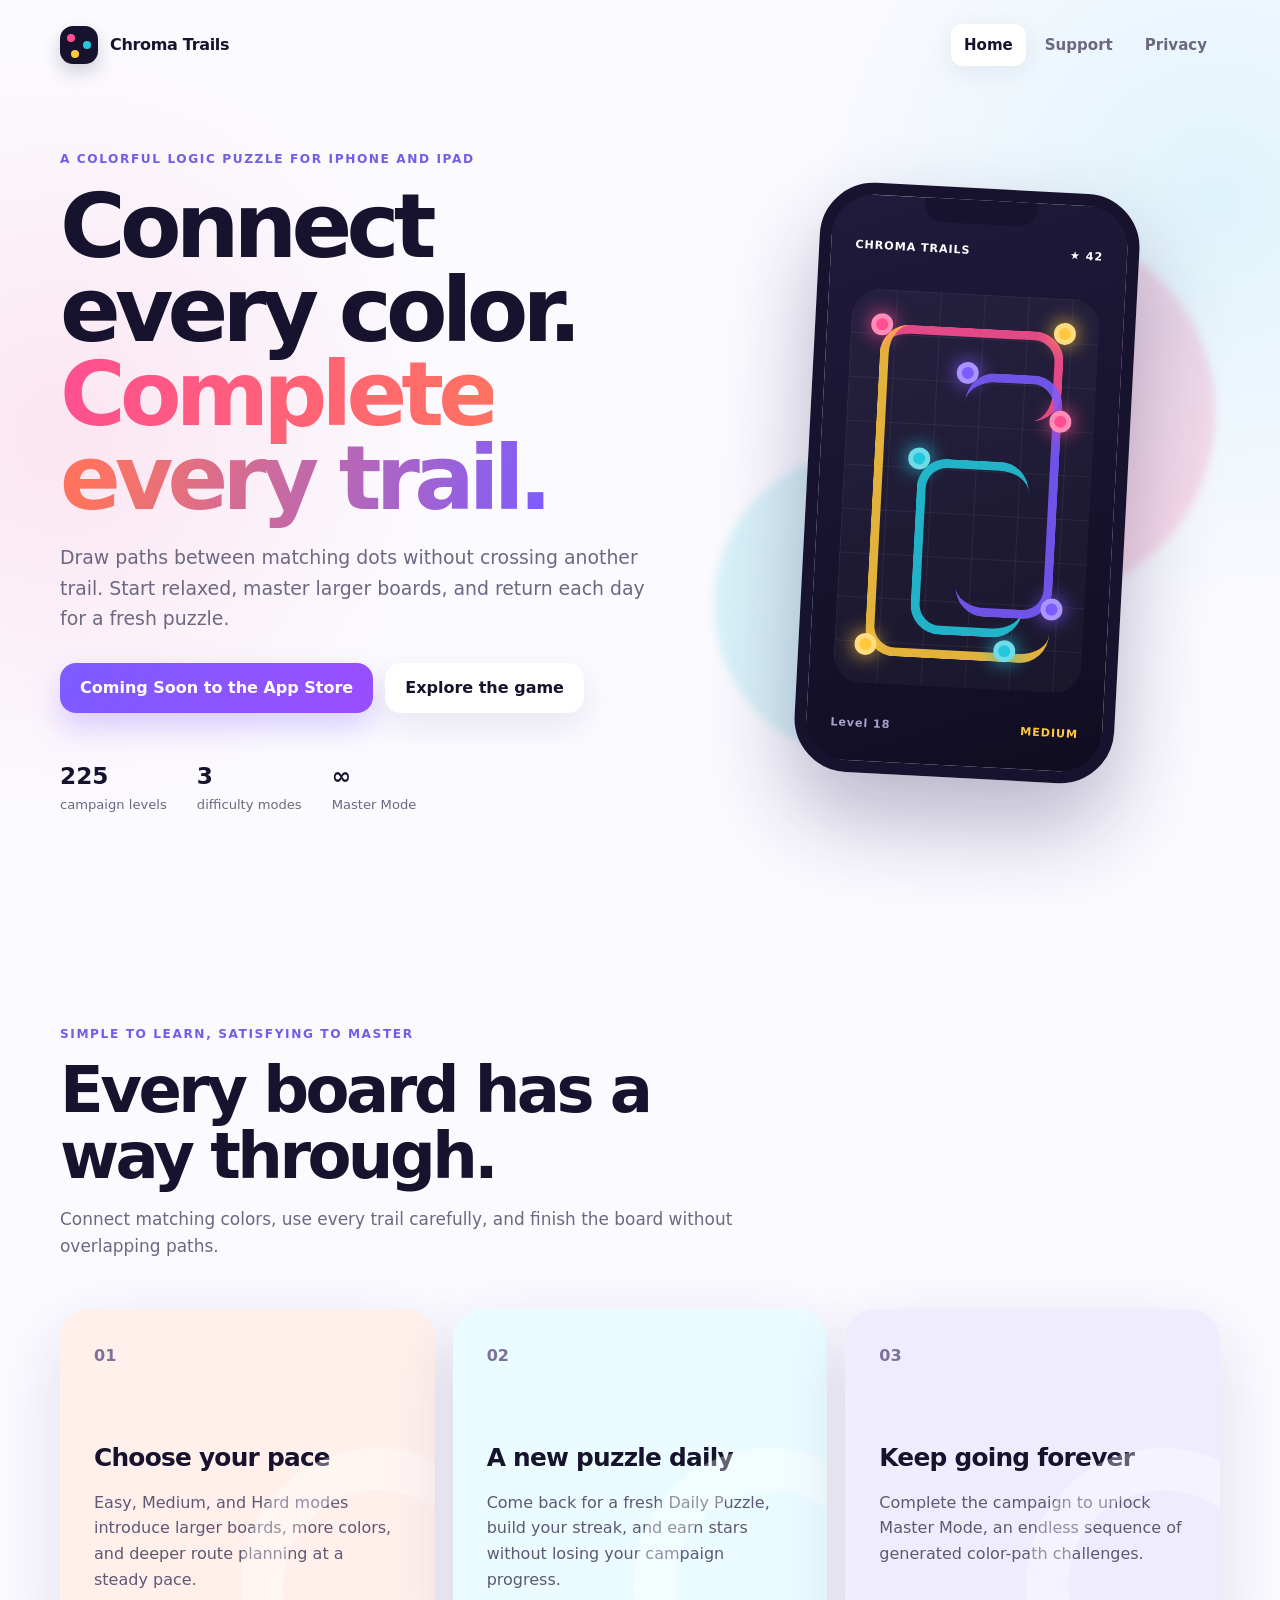
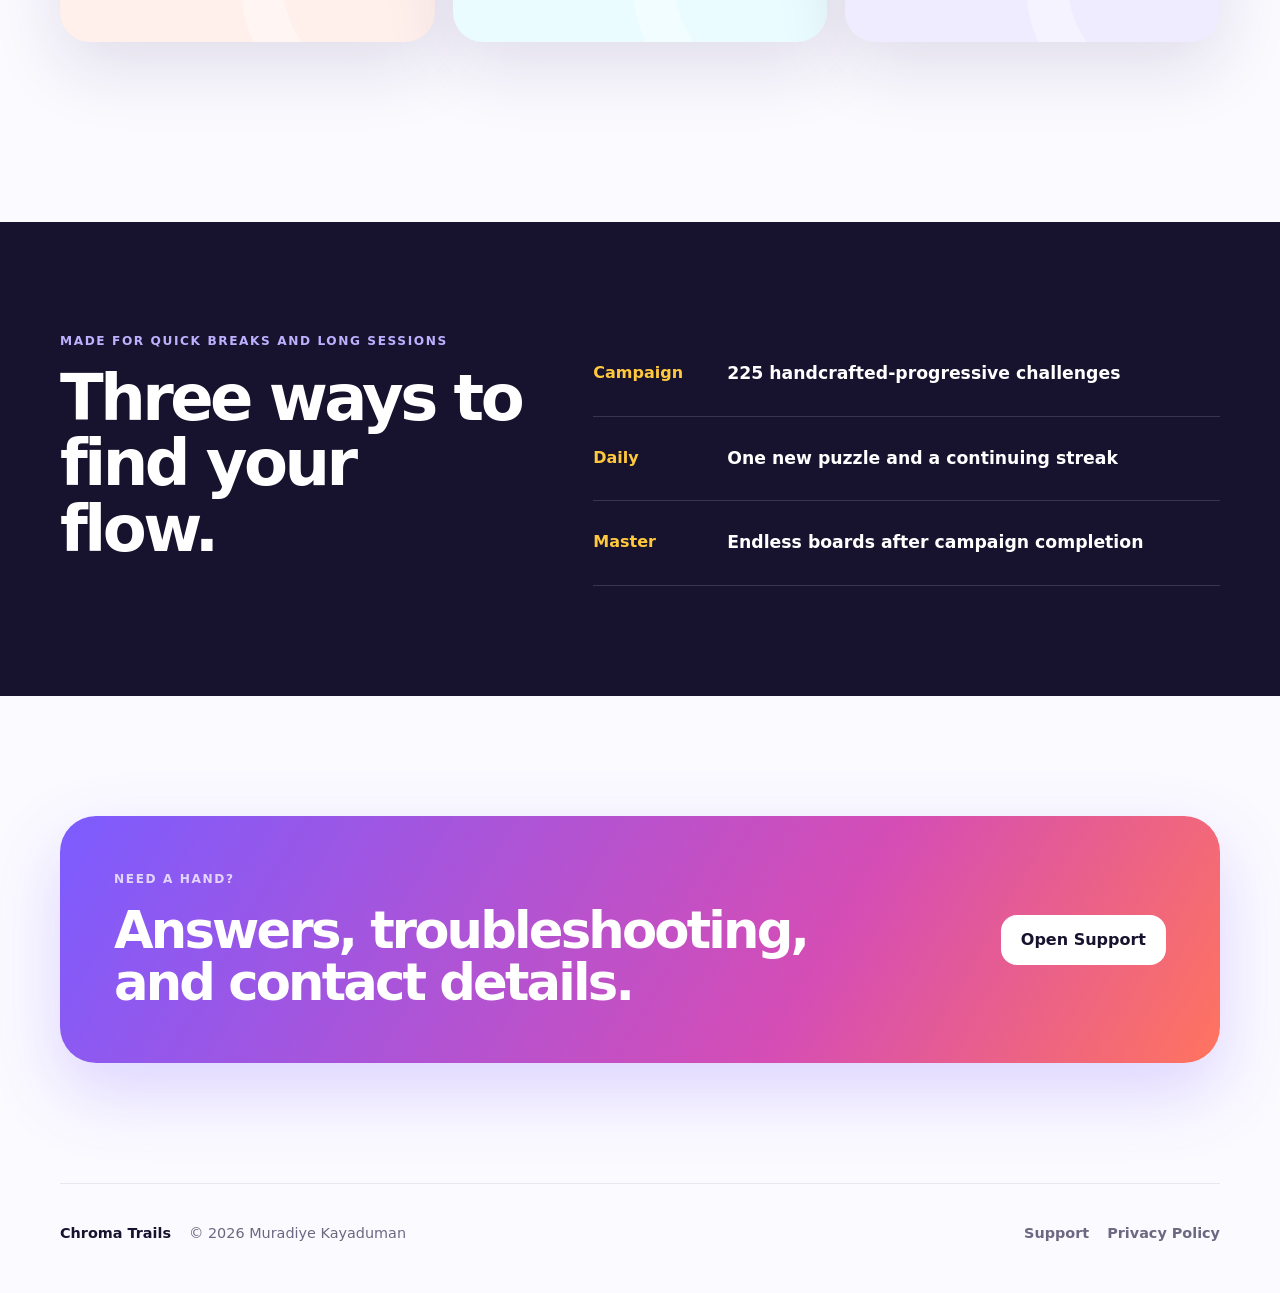
<file: index.html>
<!doctype html>
<html lang="en">
<head>
  <meta charset="utf-8">
  <meta name="viewport" content="width=device-width, initial-scale=1">
  <meta name="description" content="Chroma Trails is a vibrant color-path puzzle game with 225 campaign levels, daily puzzles, and an endless Master Mode.">
  <meta name="theme-color" content="#15112b">
  <meta property="og:title" content="Chroma Trails: Color Puzzle">
  <meta property="og:description" content="Connect every color. Complete every trail. Find your flow.">
  <meta property="og:type" content="website">
  <title>Chroma Trails: Color Puzzle</title>
  <link rel="icon" href="favicon.svg" type="image/svg+xml">
  <link rel="stylesheet" href="styles.css">
</head>
<body>
  <header class="site-header">
    <a class="brand" href="index.html" aria-label="Chroma Trails home">
      <span class="brand-mark" aria-hidden="true"><i></i><i></i><i></i></span>
      <span>Chroma Trails</span>
    </a>
    <nav aria-label="Main navigation">
      <a aria-current="page" href="index.html">Home</a>
      <a href="support.html">Support</a>
      <a href="privacy.html">Privacy</a>
    </nav>
  </header>

  <main>
    <section class="hero">
      <div class="hero-copy">
        <p class="eyebrow">A colorful logic puzzle for iPhone and iPad</p>
        <h1>Connect every color.<br><span>Complete every trail.</span></h1>
        <p class="lead">Draw paths between matching dots without crossing another trail. Start relaxed, master larger boards, and return each day for a fresh puzzle.</p>
        <div class="actions">
          <span class="button primary" aria-label="Download on the App Store">Coming Soon to the App Store</span>
          <a class="button secondary" href="#gameplay">Explore the game</a>
        </div>
        <ul class="quick-facts" aria-label="Game highlights">
          <li><strong>225</strong><span>campaign levels</span></li>
          <li><strong>3</strong><span>difficulty modes</span></li>
          <li><strong>∞</strong><span>Master Mode</span></li>
        </ul>
      </div>

      <div class="game-preview" aria-label="Illustration of a Chroma Trails puzzle board">
        <div class="glow glow-one"></div>
        <div class="glow glow-two"></div>
        <div class="phone">
          <div class="phone-top"><span>CHROMA TRAILS</span><span>★ 42</span></div>
          <div class="board" aria-hidden="true">
            <span class="dot pink p1"></span><span class="dot pink p2"></span><span class="trail pink-trail"></span>
            <span class="dot cyan c1"></span><span class="dot cyan c2"></span><span class="trail cyan-trail"></span>
            <span class="dot yellow y1"></span><span class="dot yellow y2"></span><span class="trail yellow-trail"></span>
            <span class="dot violet v1"></span><span class="dot violet v2"></span><span class="trail violet-trail"></span>
          </div>
          <div class="phone-bottom"><span>Level 18</span><strong>MEDIUM</strong></div>
        </div>
      </div>
    </section>

    <section class="section" id="gameplay">
      <div class="section-heading">
        <p class="eyebrow">Simple to learn, satisfying to master</p>
        <h2>Every board has a way through.</h2>
        <p>Connect matching colors, use every trail carefully, and finish the board without overlapping paths.</p>
      </div>
      <div class="feature-grid">
        <article class="feature-card coral">
          <span class="feature-number">01</span>
          <h3>Choose your pace</h3>
          <p>Easy, Medium, and Hard modes introduce larger boards, more colors, and deeper route planning at a steady pace.</p>
        </article>
        <article class="feature-card blue">
          <span class="feature-number">02</span>
          <h3>A new puzzle daily</h3>
          <p>Come back for a fresh Daily Puzzle, build your streak, and earn stars without losing your campaign progress.</p>
        </article>
        <article class="feature-card purple">
          <span class="feature-number">03</span>
          <h3>Keep going forever</h3>
          <p>Complete the campaign to unlock Master Mode, an endless sequence of generated color-path challenges.</p>
        </article>
      </div>
    </section>

    <section class="modes-section">
      <div class="mode-copy">
        <p class="eyebrow">Made for quick breaks and long sessions</p>
        <h2>Three ways to find your flow.</h2>
      </div>
      <div class="mode-list">
        <article><span>Campaign</span><strong>225 handcrafted-progressive challenges</strong></article>
        <article><span>Daily</span><strong>One new puzzle and a continuing streak</strong></article>
        <article><span>Master</span><strong>Endless boards after campaign completion</strong></article>
      </div>
    </section>

    <section class="support-callout">
      <div>
        <p class="eyebrow">Need a hand?</p>
        <h2>Answers, troubleshooting, and contact details.</h2>
      </div>
      <a class="button light" href="support.html">Open Support</a>
    </section>
  </main>

  <footer>
    <div><strong>Chroma Trails</strong><span>© 2026 Muradiye Kayaduman</span></div>
    <div><a href="support.html">Support</a><a href="privacy.html">Privacy Policy</a></div>
  </footer>
</body>
</html>
</file>
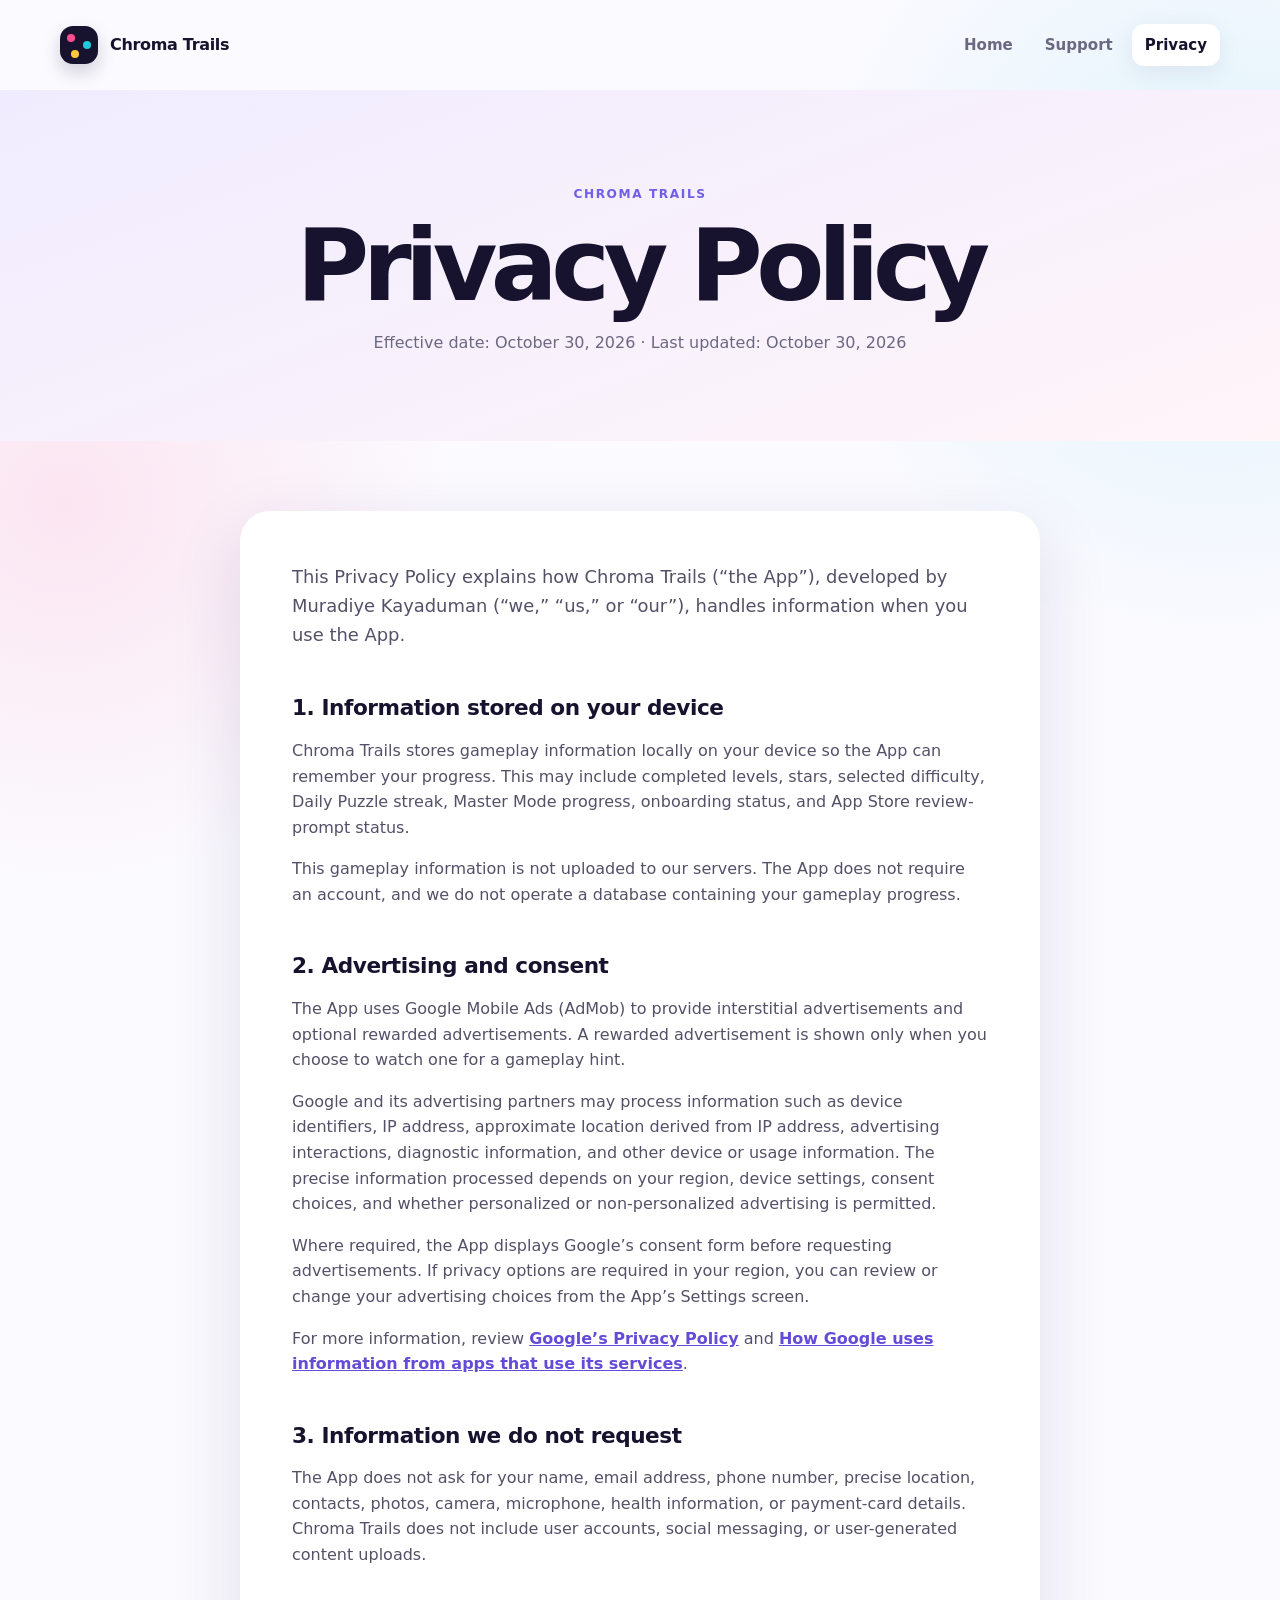
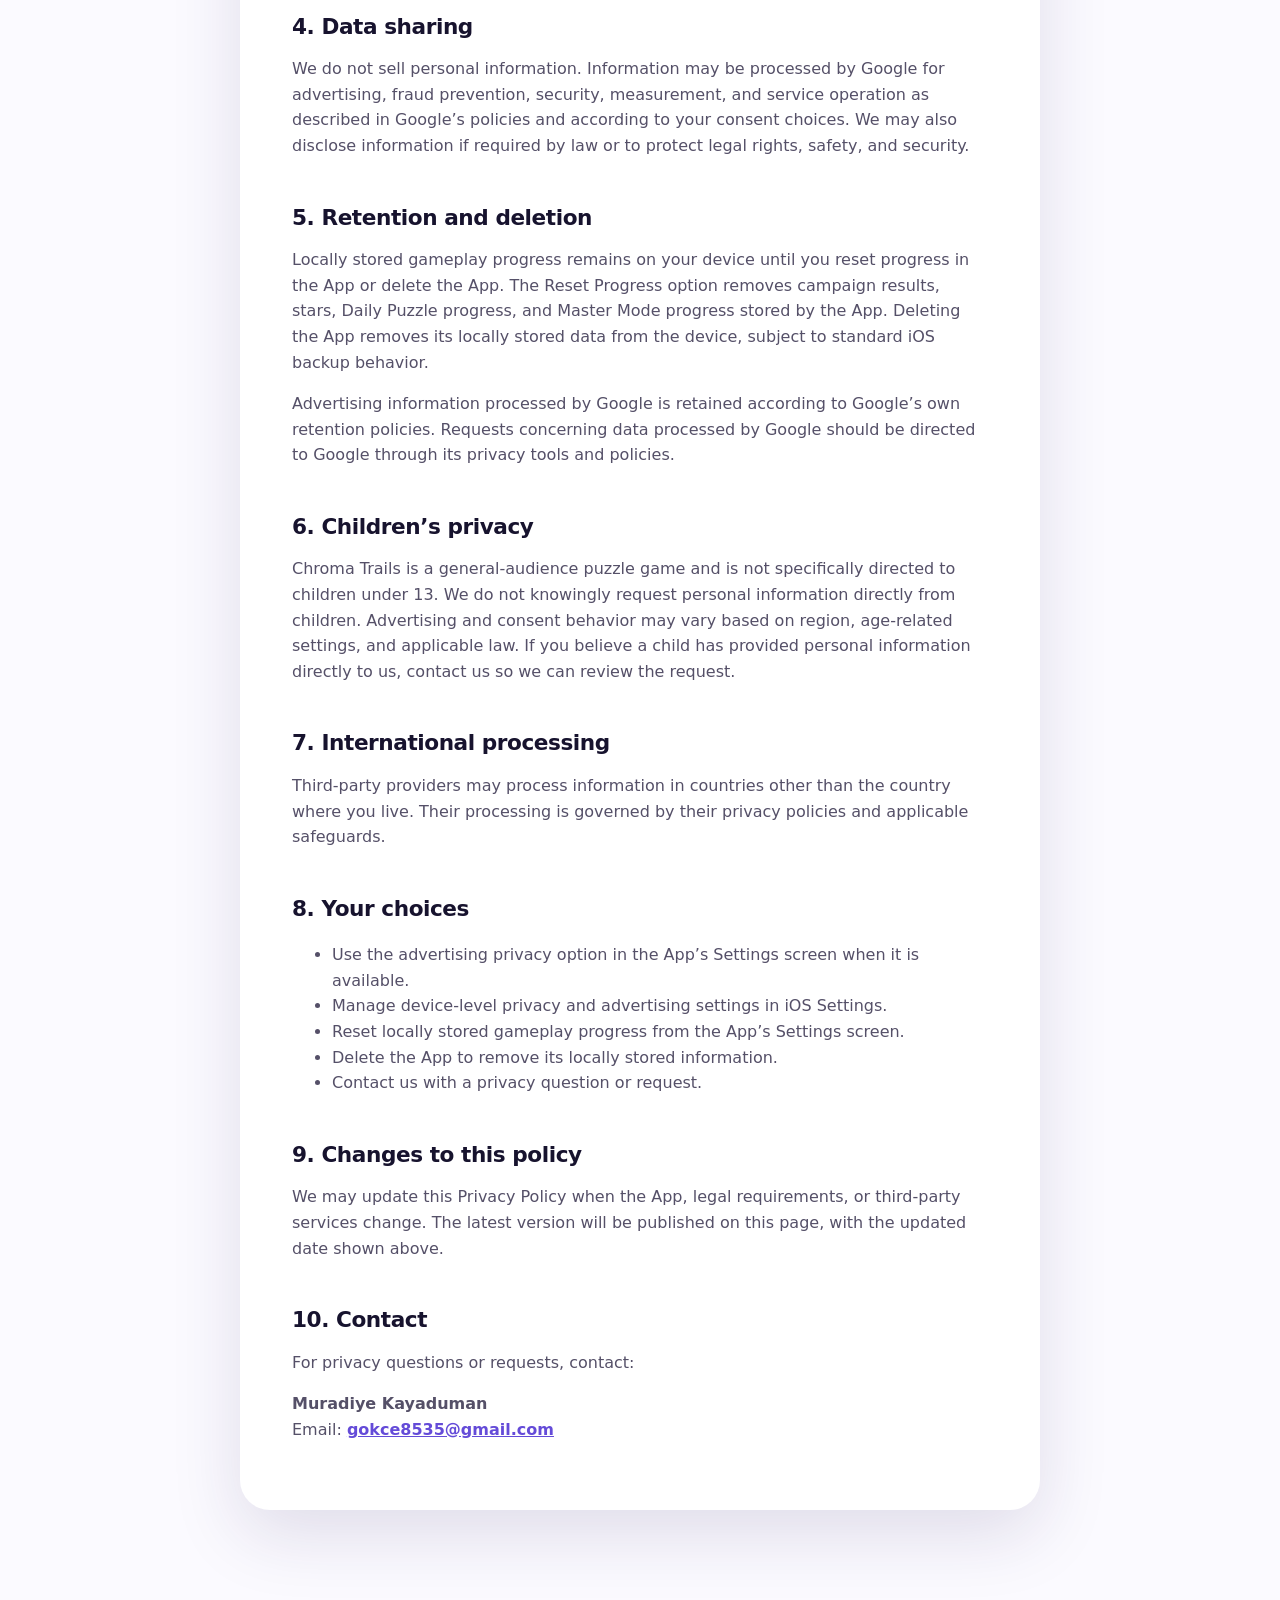
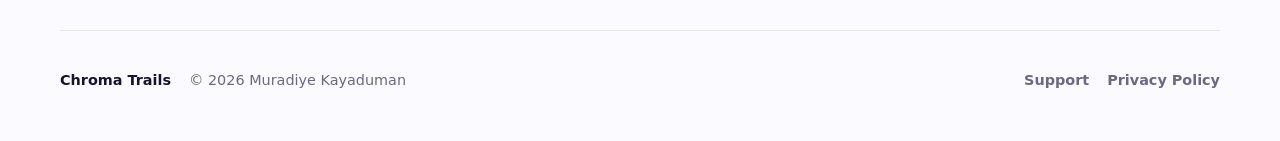
<file: privacy.html>
<!doctype html>
<html lang="en">
<head>
  <meta charset="utf-8">
  <meta name="viewport" content="width=device-width, initial-scale=1">
  <meta name="description" content="Privacy Policy for the Chroma Trails iOS puzzle game.">
  <meta name="theme-color" content="#15112b">
  <title>Privacy Policy — Chroma Trails</title>
  <link rel="icon" href="favicon.svg" type="image/svg+xml">
  <link rel="stylesheet" href="styles.css">
</head>
<body>
  <header class="site-header">
    <a class="brand" href="index.html" aria-label="Chroma Trails home">
      <span class="brand-mark" aria-hidden="true"><i></i><i></i><i></i></span>
      <span>Chroma Trails</span>
    </a>
    <nav aria-label="Main navigation">
      <a href="index.html">Home</a>
      <a href="support.html">Support</a>
      <a aria-current="page" href="privacy.html">Privacy</a>
    </nav>
  </header>

  <main class="legal-page">
    <section class="legal-hero">
      <p class="eyebrow">Chroma Trails</p>
      <h1>Privacy Policy</h1>
      <p>Effective date: October 30, 2026 · Last updated: October 30, 2026</p>
    </section>

    <article class="legal-content">
      <p class="legal-intro">This Privacy Policy explains how Chroma Trails (“the App”), developed by Muradiye Kayaduman (“we,” “us,” or “our”), handles information when you use the App.</p>

      <h2>1. Information stored on your device</h2>
      <p>Chroma Trails stores gameplay information locally on your device so the App can remember your progress. This may include completed levels, stars, selected difficulty, Daily Puzzle streak, Master Mode progress, onboarding status, and App Store review-prompt status.</p>
      <p>This gameplay information is not uploaded to our servers. The App does not require an account, and we do not operate a database containing your gameplay progress.</p>

      <h2>2. Advertising and consent</h2>
      <p>The App uses Google Mobile Ads (AdMob) to provide interstitial advertisements and optional rewarded advertisements. A rewarded advertisement is shown only when you choose to watch one for a gameplay hint.</p>
      <p>Google and its advertising partners may process information such as device identifiers, IP address, approximate location derived from IP address, advertising interactions, diagnostic information, and other device or usage information. The precise information processed depends on your region, device settings, consent choices, and whether personalized or non-personalized advertising is permitted.</p>
      <p>Where required, the App displays Google’s consent form before requesting advertisements. If privacy options are required in your region, you can review or change your advertising choices from the App’s Settings screen.</p>
      <p>For more information, review <a href="https://policies.google.com/privacy" rel="noopener noreferrer">Google’s Privacy Policy</a> and <a href="https://policies.google.com/technologies/partner-sites" rel="noopener noreferrer">How Google uses information from apps that use its services</a>.</p>

      <h2>3. Information we do not request</h2>
      <p>The App does not ask for your name, email address, phone number, precise location, contacts, photos, camera, microphone, health information, or payment-card details. Chroma Trails does not include user accounts, social messaging, or user-generated content uploads.</p>

      <h2>4. Data sharing</h2>
      <p>We do not sell personal information. Information may be processed by Google for advertising, fraud prevention, security, measurement, and service operation as described in Google’s policies and according to your consent choices. We may also disclose information if required by law or to protect legal rights, safety, and security.</p>

      <h2>5. Retention and deletion</h2>
      <p>Locally stored gameplay progress remains on your device until you reset progress in the App or delete the App. The Reset Progress option removes campaign results, stars, Daily Puzzle progress, and Master Mode progress stored by the App. Deleting the App removes its locally stored data from the device, subject to standard iOS backup behavior.</p>
      <p>Advertising information processed by Google is retained according to Google’s own retention policies. Requests concerning data processed by Google should be directed to Google through its privacy tools and policies.</p>

      <h2>6. Children’s privacy</h2>
      <p>Chroma Trails is a general-audience puzzle game and is not specifically directed to children under 13. We do not knowingly request personal information directly from children. Advertising and consent behavior may vary based on region, age-related settings, and applicable law. If you believe a child has provided personal information directly to us, contact us so we can review the request.</p>

      <h2>7. International processing</h2>
      <p>Third-party providers may process information in countries other than the country where you live. Their processing is governed by their privacy policies and applicable safeguards.</p>

      <h2>8. Your choices</h2>
      <ul>
        <li>Use the advertising privacy option in the App’s Settings screen when it is available.</li>
        <li>Manage device-level privacy and advertising settings in iOS Settings.</li>
        <li>Reset locally stored gameplay progress from the App’s Settings screen.</li>
        <li>Delete the App to remove its locally stored information.</li>
        <li>Contact us with a privacy question or request.</li>
      </ul>

      <h2>9. Changes to this policy</h2>
      <p>We may update this Privacy Policy when the App, legal requirements, or third-party services change. The latest version will be published on this page, with the updated date shown above.</p>

      <h2>10. Contact</h2>
      <p>For privacy questions or requests, contact:</p>
      <p><strong>Muradiye Kayaduman</strong><br>Email: <a href="mailto:gokce8535@gmail.com">gokce8535@gmail.com</a></p>
    </article>
  </main>

  <footer>
    <div><strong>Chroma Trails</strong><span>© 2026 Muradiye Kayaduman</span></div>
    <div><a href="support.html">Support</a><a href="privacy.html">Privacy Policy</a></div>
  </footer>
</body>
</html>
</file>
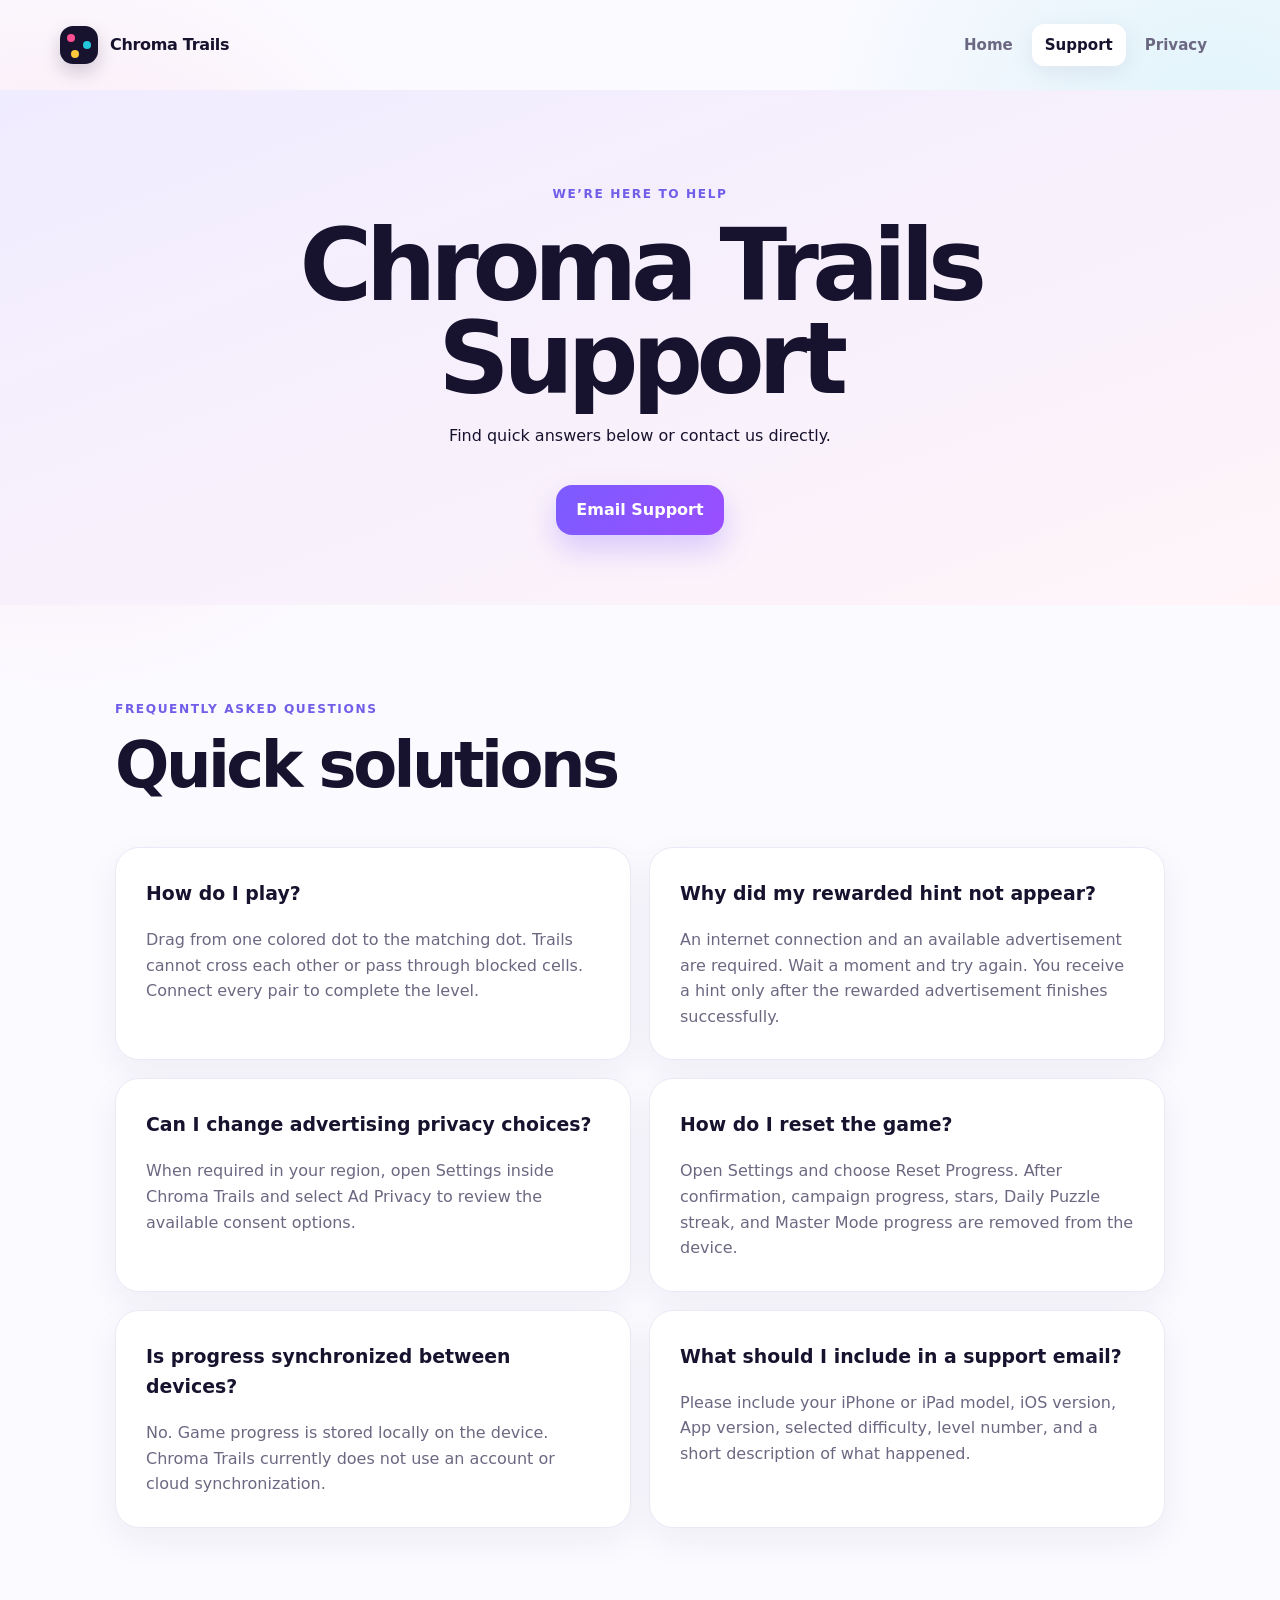
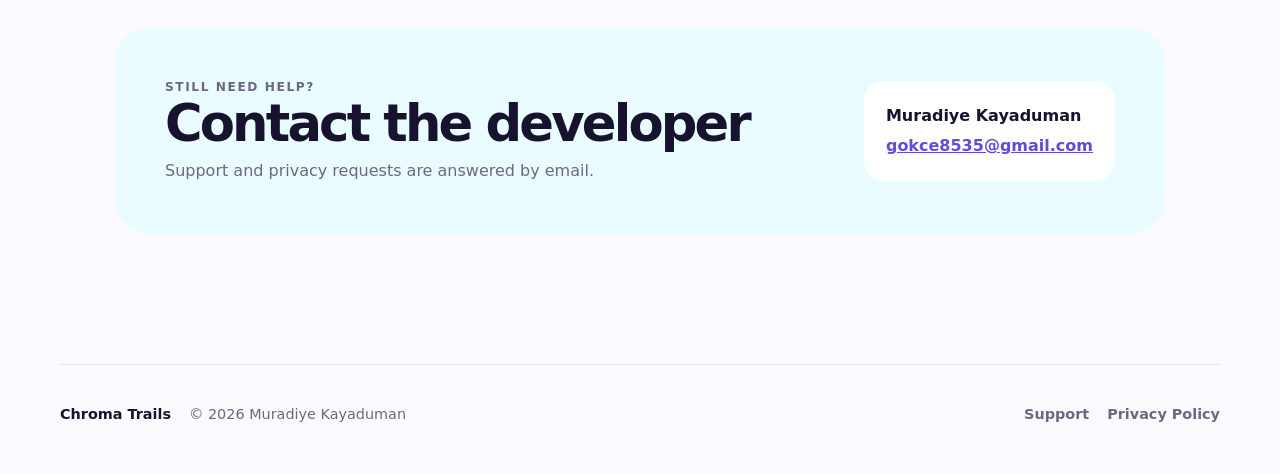
<file: support.html>
<!doctype html>
<html lang="en">
<head>
  <meta charset="utf-8">
  <meta name="viewport" content="width=device-width, initial-scale=1">
  <meta name="description" content="Support, troubleshooting, and contact information for Chroma Trails.">
  <meta name="theme-color" content="#15112b">
  <title>Support — Chroma Trails</title>
  <link rel="icon" href="favicon.svg" type="image/svg+xml">
  <link rel="stylesheet" href="styles.css">
</head>
<body>
  <header class="site-header">
    <a class="brand" href="index.html" aria-label="Chroma Trails home">
      <span class="brand-mark" aria-hidden="true"><i></i><i></i><i></i></span>
      <span>Chroma Trails</span>
    </a>
    <nav aria-label="Main navigation">
      <a href="index.html">Home</a>
      <a aria-current="page" href="support.html">Support</a>
      <a href="privacy.html">Privacy</a>
    </nav>
  </header>

  <main class="support-page">
    <section class="legal-hero support-hero">
      <p class="eyebrow">We’re here to help</p>
      <h1>Chroma Trails Support</h1>
      <p>Find quick answers below or contact us directly.</p>
      <a class="button primary" href="mailto:gokce8535@gmail.com?subject=Chroma%20Trails%20Support">Email Support</a>
    </section>

    <section class="faq-section">
      <div class="section-heading">
        <p class="eyebrow">Frequently asked questions</p>
        <h2>Quick solutions</h2>
      </div>
      <div class="faq-grid">
        <article>
          <h3>How do I play?</h3>
          <p>Drag from one colored dot to the matching dot. Trails cannot cross each other or pass through blocked cells. Connect every pair to complete the level.</p>
        </article>
        <article>
          <h3>Why did my rewarded hint not appear?</h3>
          <p>An internet connection and an available advertisement are required. Wait a moment and try again. You receive a hint only after the rewarded advertisement finishes successfully.</p>
        </article>
        <article>
          <h3>Can I change advertising privacy choices?</h3>
          <p>When required in your region, open Settings inside Chroma Trails and select Ad Privacy to review the available consent options.</p>
        </article>
        <article>
          <h3>How do I reset the game?</h3>
          <p>Open Settings and choose Reset Progress. After confirmation, campaign progress, stars, Daily Puzzle streak, and Master Mode progress are removed from the device.</p>
        </article>
        <article>
          <h3>Is progress synchronized between devices?</h3>
          <p>No. Game progress is stored locally on the device. Chroma Trails currently does not use an account or cloud synchronization.</p>
        </article>
        <article>
          <h3>What should I include in a support email?</h3>
          <p>Please include your iPhone or iPad model, iOS version, App version, selected difficulty, level number, and a short description of what happened.</p>
        </article>
      </div>
    </section>

    <section class="contact-card">
      <div>
        <p class="eyebrow">Still need help?</p>
        <h2>Contact the developer</h2>
        <p>Support and privacy requests are answered by email.</p>
      </div>
      <div class="contact-details">
        <strong>Muradiye Kayaduman</strong>
        <a href="mailto:gokce8535@gmail.com">gokce8535@gmail.com</a>
      </div>
    </section>
  </main>

  <footer>
    <div><strong>Chroma Trails</strong><span>© 2026 Muradiye Kayaduman</span></div>
    <div><a href="support.html">Support</a><a href="privacy.html">Privacy Policy</a></div>
  </footer>
</body>
</html>
</file>
<file: styles.css>
:root {
  --ink: #17132e;
  --muted: #6c6882;
  --paper: #fbfaff;
  --card: #ffffff;
  --pink: #ff4f91;
  --coral: #ff745e;
  --cyan: #24c8dc;
  --yellow: #ffc83d;
  --violet: #7c5cff;
  --shadow: 0 24px 70px rgba(39, 27, 88, .13);
}

* { box-sizing: border-box; }
html { scroll-behavior: smooth; }
body {
  margin: 0;
  color: var(--ink);
  background:
    radial-gradient(circle at 5% 15%, rgba(255, 79, 145, .12), transparent 24rem),
    radial-gradient(circle at 95% 7%, rgba(36, 200, 220, .13), transparent 26rem),
    var(--paper);
  font-family: Inter, ui-rounded, "SF Pro Rounded", "Avenir Next", system-ui, -apple-system, sans-serif;
  line-height: 1.6;
}

a { color: inherit; }
.site-header {
  width: min(1160px, calc(100% - 40px));
  margin: 0 auto;
  padding: 24px 0;
  display: flex;
  align-items: center;
  justify-content: space-between;
  gap: 24px;
}
.brand { display: flex; align-items: center; gap: 12px; text-decoration: none; font-weight: 850; letter-spacing: -.02em; }
.brand-mark { position: relative; width: 38px; height: 38px; border-radius: 13px; background: var(--ink); box-shadow: 0 8px 18px rgba(23, 19, 46, .18); }
.brand-mark i { position: absolute; width: 8px; height: 8px; border-radius: 50%; }
.brand-mark i:nth-child(1) { left: 7px; top: 8px; background: var(--pink); }
.brand-mark i:nth-child(2) { right: 7px; top: 15px; background: var(--cyan); }
.brand-mark i:nth-child(3) { left: 11px; bottom: 6px; background: var(--yellow); }
.site-header nav { display: flex; gap: 6px; }
.site-header nav a { padding: 9px 13px; border-radius: 12px; text-decoration: none; color: var(--muted); font-size: .94rem; font-weight: 700; }
.site-header nav a:hover, .site-header nav a[aria-current="page"] { color: var(--ink); background: #fff; box-shadow: 0 6px 24px rgba(42, 30, 87, .08); }

main { overflow: hidden; }
.hero { width: min(1160px, calc(100% - 40px)); min-height: 680px; margin: 0 auto; display: grid; grid-template-columns: 1.08fr .92fr; align-items: center; gap: 60px; padding: 60px 0 100px; }
.eyebrow { margin: 0 0 14px; color: #715ee8; text-transform: uppercase; letter-spacing: .13em; font-size: .76rem; font-weight: 850; }
h1, h2, h3, p { margin-top: 0; }
h1 { margin-bottom: 22px; font-size: clamp(3.3rem, 7vw, 6.5rem); line-height: .94; letter-spacing: -.065em; }
h1 span { color: transparent; background: linear-gradient(100deg, var(--pink), var(--coral), var(--violet)); -webkit-background-clip: text; background-clip: text; }
.lead { max-width: 660px; color: var(--muted); font-size: 1.18rem; }
.actions { display: flex; flex-wrap: wrap; gap: 12px; margin-top: 30px; }
.button { display: inline-flex; align-items: center; justify-content: center; min-height: 50px; padding: 0 20px; border-radius: 16px; font-weight: 800; text-decoration: none; }
.button.primary { color: #fff; background: linear-gradient(120deg, var(--violet), #9a4eff); box-shadow: 0 14px 30px rgba(124, 92, 255, .28); }
.button.secondary { background: #fff; box-shadow: 0 12px 35px rgba(32, 21, 76, .09); }
.quick-facts { display: flex; gap: 30px; padding: 0; margin: 44px 0 0; list-style: none; }
.quick-facts li { display: grid; }
.quick-facts strong { font-size: 1.45rem; }
.quick-facts span { color: var(--muted); font-size: .82rem; }

.game-preview { position: relative; min-height: 590px; display: grid; place-items: center; }
.glow { position: absolute; border-radius: 50%; filter: blur(4px); opacity: .72; }
.glow-one { width: 380px; height: 380px; background: rgba(255, 79, 145, .25); top: 35px; right: 5px; }
.glow-two { width: 310px; height: 310px; background: rgba(36, 200, 220, .22); bottom: 18px; left: 0; }
.phone { position: relative; width: 320px; height: 590px; z-index: 1; border: 12px solid var(--ink); border-radius: 54px; background: linear-gradient(160deg, #201a3c, #100d22); box-shadow: 0 44px 90px rgba(31, 20, 75, .3); transform: rotate(3deg); overflow: hidden; }
.phone::before { content: ""; position: absolute; width: 112px; height: 24px; left: 50%; transform: translateX(-50%); top: 0; border-radius: 0 0 18px 18px; background: var(--ink); }
.phone-top, .phone-bottom { position: absolute; left: 24px; right: 24px; display: flex; justify-content: space-between; color: #fff; font-size: .7rem; font-weight: 800; letter-spacing: .08em; }
.phone-top { top: 42px; }
.phone-bottom { bottom: 28px; color: #aaa2ca; }
.phone-bottom strong { color: var(--yellow); }
.board { position: absolute; inset: 94px 24px 78px; border-radius: 28px; background-image: linear-gradient(rgba(255,255,255,.06) 1px, transparent 1px), linear-gradient(90deg, rgba(255,255,255,.06) 1px, transparent 1px); background-size: 44px 44px; background-color: rgba(255,255,255,.035); }
.dot { position: absolute; width: 22px; height: 22px; z-index: 2; border: 5px solid rgba(255,255,255,.35); border-radius: 50%; box-shadow: 0 0 20px currentColor; }
.pink { background: var(--pink); color: var(--pink); }.cyan { background: var(--cyan); color: var(--cyan); }.yellow { background: var(--yellow); color: var(--yellow); }.violet { background: var(--violet); color: var(--violet); }
.p1 { left: 20px; top: 24px; }.p2 { right: 23px; top: 112px; }.c1 { left: 64px; top: 156px; }.c2 { right: 67px; bottom: 28px; }.y1 { right: 23px; top: 24px; }.y2 { left: 20px; bottom: 28px; }.v1 { left: 108px; top: 68px; }.v2 { right: 22px; bottom: 72px; }
.trail { position: absolute; display: block; border: 9px solid; border-radius: 30px; opacity: .88; }
.pink-trail { left: 30px; top: 34px; width: 184px; height: 90px; border-color: var(--pink); border-left: 0; border-bottom: 0; }
.cyan-trail { left: 74px; top: 166px; width: 112px; height: 176px; border-color: var(--cyan); border-right: 0; }
.yellow-trail { left: 30px; top: 34px; width: 184px; height: 332px; border-color: var(--yellow); border-top: 0; border-right: 0; }
.violet-trail { left: 118px; top: 78px; width: 97px; height: 244px; border-color: var(--violet); border-left: 0; }

.section { width: min(1160px, calc(100% - 40px)); margin: 0 auto; padding: 110px 0; }
.section-heading { max-width: 720px; margin-bottom: 48px; }
.section-heading h2, .mode-copy h2, .support-callout h2, .contact-card h2 { margin-bottom: 16px; font-size: clamp(2.25rem, 5vw, 4.4rem); line-height: 1.03; letter-spacing: -.055em; }
.section-heading > p:last-child { color: var(--muted); font-size: 1.06rem; }
.feature-grid { display: grid; grid-template-columns: repeat(3, 1fr); gap: 18px; }
.feature-card { position: relative; min-height: 310px; padding: 34px; border-radius: 30px; overflow: hidden; box-shadow: var(--shadow); }
.feature-card::after { content: ""; position: absolute; width: 190px; height: 190px; border: 42px solid rgba(255,255,255,.33); border-radius: 50%; right: -80px; bottom: -80px; }
.feature-card.coral { background: #fff0ec; }.feature-card.blue { background: #eafcff; }.feature-card.purple { background: #f0ecff; }
.feature-number { font-weight: 900; color: #7d719a; }
.feature-card h3 { margin: 70px 0 12px; font-size: 1.55rem; letter-spacing: -.03em; }
.feature-card p { color: #5e5874; }

.modes-section { margin: 70px 0; padding: 110px max(20px, calc((100% - 1160px)/2)); color: #fff; background: var(--ink); display: grid; grid-template-columns: .85fr 1.15fr; gap: 70px; }
.modes-section .eyebrow { color: #bdb1ff; }
.mode-list { display: grid; }
.mode-list article { display: grid; grid-template-columns: 110px 1fr; gap: 24px; padding: 28px 0; border-bottom: 1px solid rgba(255,255,255,.14); }
.mode-list span { color: var(--yellow); font-weight: 800; }.mode-list strong { font-size: 1.08rem; }
.support-callout { width: min(1160px, calc(100% - 40px)); margin: 120px auto; padding: 54px; border-radius: 36px; color: #fff; background: linear-gradient(120deg, #7c5cff, #d54db5 65%, #ff745e); display: flex; align-items: center; justify-content: space-between; gap: 30px; box-shadow: 0 28px 70px rgba(124,92,255,.24); }
.support-callout h2 { max-width: 760px; margin-bottom: 0; font-size: clamp(2rem, 4vw, 3.5rem); }
.support-callout .eyebrow { color: #fff; opacity: .75; }.button.light { flex: 0 0 auto; background: #fff; color: var(--ink); }

.legal-page, .support-page { min-height: 70vh; overflow: visible; }
.legal-hero { padding: 95px max(20px, calc((100% - 900px)/2)) 70px; text-align: center; background: linear-gradient(160deg, #f0ecff, #fff5f9); }
.legal-hero h1 { margin-bottom: 18px; font-size: clamp(3.4rem, 8vw, 6.2rem); }
.legal-hero > p:last-child { color: var(--muted); }
.legal-content { width: min(800px, calc(100% - 40px)); margin: 70px auto 120px; padding: 52px; border-radius: 30px; background: #fff; box-shadow: var(--shadow); }
.legal-content h2 { margin: 42px 0 12px; font-size: 1.35rem; letter-spacing: -.02em; }
.legal-content p, .legal-content li { color: #555068; }
.legal-content a, .contact-details a { color: #644bd8; font-weight: 700; }
.legal-intro { font-size: 1.12rem; }
.support-hero .button { margin-top: 20px; }
.faq-section { width: min(1050px, calc(100% - 40px)); margin: 95px auto; }
.faq-grid { display: grid; grid-template-columns: 1fr 1fr; gap: 18px; }
.faq-grid article { padding: 30px; border: 1px solid #ece8f5; border-radius: 24px; background: #fff; box-shadow: 0 12px 35px rgba(39,27,88,.06); }
.faq-grid h3 { font-size: 1.18rem; }.faq-grid p { margin-bottom: 0; color: var(--muted); }
.contact-card { width: min(1050px, calc(100% - 40px)); margin: 100px auto 130px; padding: 50px; display: flex; align-items: center; justify-content: space-between; gap: 35px; border-radius: 34px; background: #eafcff; }
.contact-card h2 { margin-bottom: 8px; font-size: clamp(2rem, 4vw, 3.4rem); }.contact-card p { margin-bottom: 0; color: var(--muted); }
.contact-details { display: grid; gap: 5px; min-width: 230px; padding: 22px; border-radius: 20px; background: #fff; }

footer { width: min(1160px, calc(100% - 40px)); margin: 0 auto; padding: 38px 0 48px; border-top: 1px solid #e9e5f1; display: flex; justify-content: space-between; gap: 30px; color: var(--muted); font-size: .9rem; }
footer div { display: flex; gap: 18px; } footer strong { color: var(--ink); } footer a { text-decoration: none; font-weight: 700; }

@media (max-width: 860px) {
  .hero { grid-template-columns: 1fr; text-align: center; padding-top: 40px; }
  .hero-copy .lead { margin-inline: auto; }.actions, .quick-facts { justify-content: center; }
  .game-preview { min-height: 540px; }.phone { transform: scale(.9) rotate(2deg); }
  .feature-grid { grid-template-columns: 1fr; }.feature-card { min-height: 240px; }.feature-card h3 { margin-top: 44px; }
  .modes-section { grid-template-columns: 1fr; }.support-callout, .contact-card { align-items: flex-start; flex-direction: column; }
}

@media (max-width: 600px) {
  .site-header { align-items: flex-start; }.site-header nav { gap: 0; }.site-header nav a { padding: 9px 8px; font-size: .84rem; }
  .brand > span:last-child { display: none; }
  h1 { font-size: 3.45rem; }.hero { width: min(100% - 28px, 1160px); gap: 25px; padding-bottom: 55px; }
  .lead { font-size: 1rem; }.quick-facts { gap: 17px; }.quick-facts span { font-size: .72rem; }
  .game-preview { min-height: 490px; }.phone { transform: scale(.77) rotate(2deg); }
  .section { padding: 75px 0; }.modes-section { padding-block: 75px; }.mode-list article { grid-template-columns: 1fr; gap: 7px; }
  .support-callout { margin: 80px auto; padding: 34px 26px; }
  .legal-hero { padding-top: 65px; }.legal-hero h1 { font-size: 3.4rem; }.legal-content { padding: 30px 24px; }
  .faq-grid { grid-template-columns: 1fr; }.contact-card { padding: 32px 25px; }.contact-details { min-width: 100%; }
  footer, footer div { flex-direction: column; gap: 8px; }
}

@media (prefers-reduced-motion: reduce) { html { scroll-behavior: auto; } }
</file>
